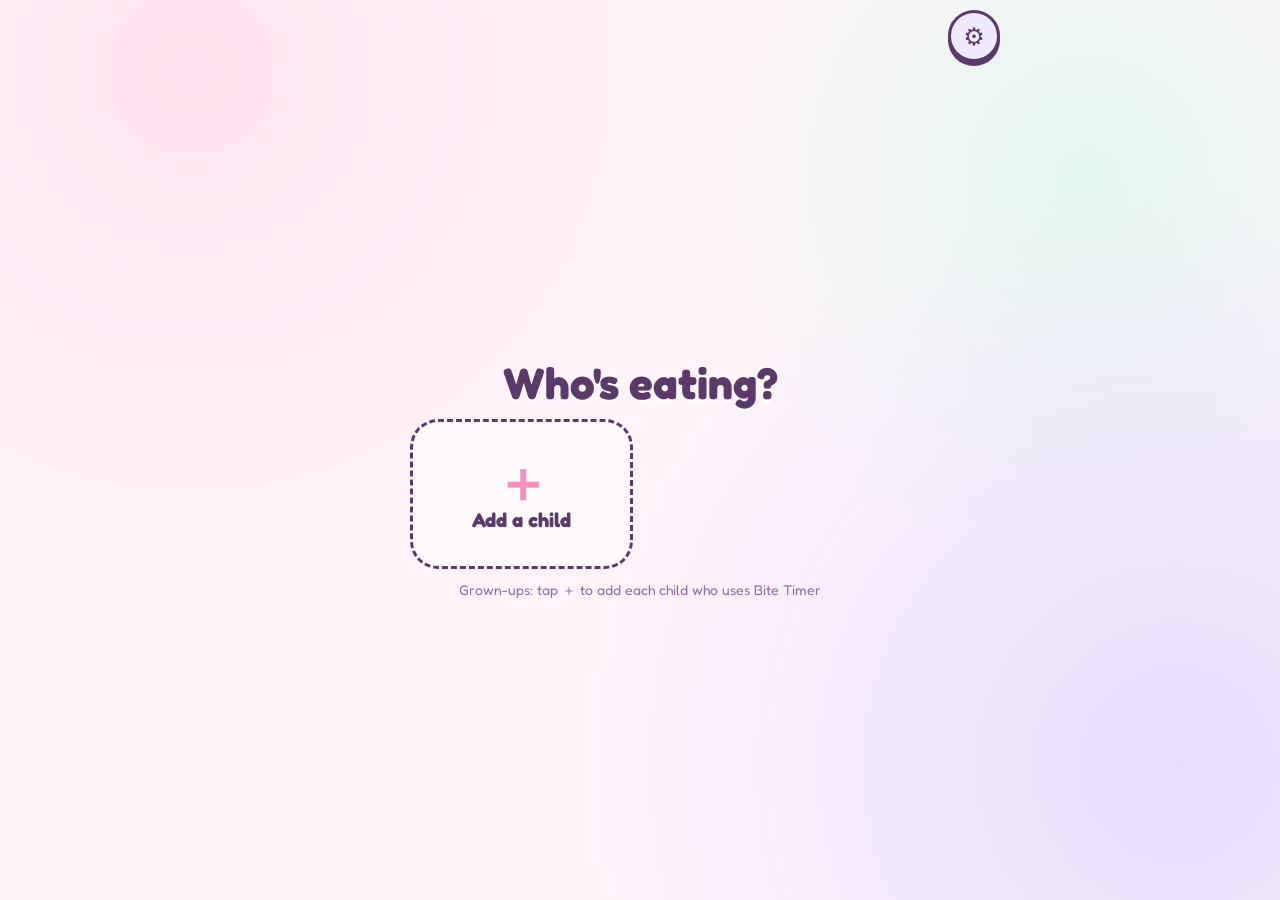
<file: index.html>
<!doctype html>
<html lang="en">
<head>
<meta charset="utf-8">
<meta name="viewport" content="width=device-width, initial-scale=1, viewport-fit=cover, user-scalable=no">
<title>Bite Timer</title>
<meta name="description" content="A cozy kawaii dinner helper: take a bite, decorate tonight's room.">
<meta name="theme-color" content="#FFE4EF">
<meta name="color-scheme" content="light">
<meta name="apple-mobile-web-app-capable" content="yes">
<meta name="mobile-web-app-capable" content="yes">
<meta name="apple-mobile-web-app-status-bar-style" content="default">
<meta name="apple-mobile-web-app-title" content="Bite Timer">
<link rel="manifest" href="manifest.webmanifest">
<link rel="icon" href="icons/icon.svg" type="image/svg+xml">
<link rel="apple-touch-icon" href="icons/icon-180.png">
<link rel="preconnect" href="https://fonts.googleapis.com">
<link rel="preconnect" href="https://fonts.gstatic.com" crossorigin>
<link rel="stylesheet" href="https://fonts.googleapis.com/css2?family=Fredoka:wght@400;500;600;700&display=swap">
<link rel="stylesheet" href="styles.css">
</head>
<body>
<div id="app">

  <!-- 0. Who's eating? (pick a child) -->
  <section class="screen" id="s-kids">
    <header class="bar">
      <span></span>
      <span></span>
      <button class="gear" data-gear type="button" aria-label="Grown-up settings (press and hold)">⚙️</button>
    </header>
    <h1 class="title">Who's eating?</h1>
    <div class="kids" id="kid-cards"></div>
    <p class="hint" id="kids-hint">Grown-ups: tap ＋ to add each child</p>
  </section>

  <!-- 1. Who's coming to dinner? -->
  <section class="screen" id="s-who">
    <header class="bar">
      <button class="pill" id="who-book" type="button">📖 My Rooms</button>
      <button class="pill kid-chip" id="who-kid" type="button"></button>
      <button class="gear" data-gear type="button" aria-label="Grown-up settings (press and hold)">⚙️</button>
    </header>
    <h1 class="title">Who's coming<br>to dinner?</h1>
    <div class="cards" id="who-cards"></div>
    <button class="pill soft" id="who-shuffle" type="button">🔀 Other friends</button>
    <p class="hint">Grown-ups: press and hold ⚙️ for settings</p>
  </section>

  <!-- 2. What color? -->
  <section class="screen" id="s-color">
    <header class="bar"><button class="pill" data-go="who" type="button">◀ Back</button></header>
    <h1 class="title">What color?</h1>
    <div class="preview" id="color-preview"></div>
    <div class="swatches" id="swatches"></div>
    <button class="pill soft" id="color-surprise" type="button">🌈 Surprise me!</button>
    <button class="big go" id="color-next" type="button">Next ▶</button>
  </section>

  <!-- 3. What's their name? -->
  <section class="screen" id="s-name">
    <header class="bar"><button class="pill" data-go="color" type="button">◀ Back</button></header>
    <h1 class="title">What's their name?</h1>
    <div class="preview small" id="name-preview"></div>
    <div class="chosen" id="name-chosen">?</div>
    <div class="chips" id="name-chips"></div>
    <div class="row">
      <button class="pill soft" id="name-more" type="button">🔀 More names</button>
      <button class="pill soft" id="name-own" type="button">✏️ My own name</button>
    </div>
    <button class="big go" id="name-go" type="button" disabled>Let's eat! 🍽️</button>
  </section>

  <!-- 4. Dinner -->
  <section class="screen" id="s-dinner">
    <header class="bar">
      <div class="stars" id="stars"><span>⭐</span><b id="bite-count">0</b></div>
      <div class="room-title" id="room-title"></div>
      <button class="pill done" id="all-done" type="button">All done 🎉</button>
    </header>
    <div class="dinner-main">
      <div class="stage" id="stage"></div>
      <div class="ring-wrap" id="ring-wrap">
        <svg class="ring" viewBox="0 0 200 200" aria-hidden="true">
          <defs>
            <linearGradient id="ring-grad" x1="0" y1="0" x2="1" y2="1">
              <stop offset="0" stop-color="#FFB7D5"/><stop offset=".5" stop-color="#CDB4F6"/><stop offset="1" stop-color="#A9EEC9"/>
            </linearGradient>
          </defs>
          <circle class="track" cx="100" cy="100" r="84"/>
          <circle class="prog" id="ring-prog" cx="100" cy="100" r="84"/>
        </svg>
        <div class="ring-center">
          <div class="ring-num" id="ring-num">15</div>
          <svg class="ring-face" id="ring-face" viewBox="-20 -10 40 20" aria-hidden="true"></svg>
        </div>
        <button class="bite" id="bite-btn" type="button" hidden>
          <span class="bite-ico">😋</span><span>I took a bite! ✨</span>
        </button>
      </div>
    </div>
    <footer class="grown">
      <div class="seg" id="dur-seg">
        <button data-dur="10" type="button">10s</button><button data-dur="15" type="button">15s</button><button data-dur="20" type="button">20s</button>
      </div>
      <button class="gbtn" id="pause-btn" type="button">⏸ Pause</button>
      <button class="gear small" data-gear type="button" aria-label="Grown-up settings (press and hold)">⚙️</button>
    </footer>
  </section>

  <!-- 5. All done -->
  <section class="screen" id="s-done">
    <h1 class="title" id="done-title">What a cozy dinner!</h1>
    <div class="stage framed" id="done-stage"></div>
    <p class="done-stars" id="done-stars"></p>
    <p class="hint">Saved in My Rooms 📖</p>
    <div class="row">
      <button class="big soft" id="done-book" type="button">📖 My Rooms</button>
      <button class="big go" id="done-home" type="button">🏠 Home</button>
    </div>
  </section>

  <!-- 6. My Rooms book -->
  <section class="screen" id="s-book">
    <header class="bar">
      <button class="pill" data-go="who" type="button">◀ Home</button>
      <h1 class="bar-title" id="book-title">My Rooms 📖</h1>
      <span></span>
    </header>
    <div class="book" id="book-grid"></div>
    <p class="empty" id="book-empty" hidden>Your rooms will live here!<br>Finish a dinner to save your first one. 🏠</p>
  </section>

  <!-- 7. Visiting a saved room -->
  <section class="screen" id="s-visit">
    <header class="bar">
      <button class="pill" data-go="book" type="button">◀ Back</button>
      <h1 class="bar-title" id="visit-title"></h1>
      <span></span>
    </header>
    <div class="stage framed" id="visit-stage"></div>
    <p class="done-stars" id="visit-meta"></p>
    <p class="hint">Tap anything to say hi! 💕</p>
  </section>
</div>

<!-- The child's own name: a big ABC board -->
<div class="sheet" id="letters" hidden>
  <div class="sheet-card kid">
    <div class="spell"><span id="spell-text"></span><button class="round" id="spell-say" type="button" aria-label="Say it">🔊</button></div>
    <div class="keys" id="keys"></div>
    <div class="row">
      <button class="pill soft" id="spell-cancel" type="button">✖ Close</button>
      <button class="big go" id="spell-done" type="button" disabled>✓ That's it!</button>
    </div>
  </div>
</div>

<!-- Add a child -->
<div class="sheet" id="addkid" hidden>
  <div class="sheet-card">
    <h2 class="sheet-title">Add a child</h2>
    <div class="ak-preview" id="ak-preview"></div>
    <label class="field">Name
      <input id="ak-name" maxlength="20" autocomplete="off" autocapitalize="words" placeholder="Their first name">
    </label>
    <div class="field">Favorite color
      <div class="swatches ak-colors" id="ak-colors"></div>
    </div>
    <div class="ask-btns">
      <button class="big go" id="ak-add" type="button" disabled>＋ Add</button>
      <button class="big soft" id="ak-cancel" type="button">Cancel</button>
    </div>
  </div>
</div>

<!-- Simple questions (resume, all done, delete) -->
<div class="sheet" id="ask" hidden>
  <div class="sheet-card">
    <div class="ask-art" id="ask-art"></div>
    <p class="ask-text" id="ask-text"></p>
    <div class="ask-btns" id="ask-btns"></div>
  </div>
</div>

<!-- Grown-up settings -->
<div class="sheet" id="grown" hidden>
  <div class="sheet-card grown-card">
    <h2>Grown-ups</h2>
    <div class="g-kids-sec">
      <div class="g-row"><b>Children</b><button class="gbtn" id="g-addkid" type="button">＋ Add a child</button></div>
      <div id="g-kids" class="g-kids"></div>
      <p class="small">Each child has their own rooms and timer length. Their name is used in cheers.</p>
    </div>
    <label class="tog"><input type="checkbox" id="g-sound"> Sounds</label>
    <div class="g-row"><button class="gbtn" id="g-soundcheck" type="button">🔔 Sound check</button></div>
    <p class="small" id="g-soundmsg" hidden></p>
    <label class="tog"><input type="checkbox" id="g-remind"> Gentle reminder chime if they wait</label>
    <label class="tog"><input type="checkbox" id="g-babble"> Creatures babble in their own cute voices</label>
    <label class="tog"><input type="checkbox" id="g-cue"> Also say "Bite time!" in the reading voice</label>
    <div class="g-sec">
      <label class="field">Reading voice (names and letters)
        <select id="g-voice"></select>
      </label>
      <label class="field">Voice pitch
        <input type="range" id="g-pitch" min="0.8" max="1.6" step="0.05">
      </label>
      <button class="gbtn" id="g-test" type="button">🔊 Test the voice</button>
      <p class="small"><b>iPhone tip:</b> nicer voices are a free download. Settings → Accessibility → Spoken Content → Voices → English, then download one marked <b>Enhanced</b> or <b>Premium</b> (try Ava or Zoe). If it shows up in the list above, pick it.</p>
    </div>
    <div class="g-sec">
      <div class="g-row"><span id="g-rooms-label">Rooms</span><button class="gbtn" id="g-manage" type="button">Manage</button></div>
      <div id="g-rooms" class="g-rooms" hidden></div>
    </div>
    <div class="g-sec">
      <div class="g-row"><span>Backup</span><span>
        <button class="gbtn" id="g-export" type="button">Save backup</button>
        <button class="gbtn" id="g-import" type="button">Load backup</button>
      </span></div>
      <input type="file" id="g-file" accept="application/json,.json" hidden>
      <p class="small">Rooms are saved only on this device. A backup file (everyone's rooms) lets you move them to a new phone.</p>
    </div>
    <details class="g-sec">
      <summary>Put Bite Timer on the home screen</summary>
      <p class="small"><b>iPhone / iPad:</b> open this page in Safari, tap the Share button, then <b>Add to Home Screen</b>.</p>
      <p class="small"><b>Android:</b> open it in Chrome, tap the ⋮ menu, then <b>Install app</b> (or <b>Add to Home screen</b>).</p>
      <p class="small">Installed, it opens full screen, works without Wi-Fi, and keeps the rooms safe.</p>
      <p class="small" id="g-installed"></p>
    </details>
    <button class="big go" id="g-close" type="button">Close</button>
  </div>
</div>

<div id="toast" class="toast" hidden></div>
<div id="fx" aria-hidden="true"></div>

<!-- core -->
<script src="js/core/util.js"></script>
<script src="js/core/art.js"></script>
<script src="js/core/registry.js"></script>
<!-- creatures: one file each -->
<script src="js/creatures/sloth.js"></script>
<script src="js/creatures/kitten.js"></script>
<script src="js/creatures/puppy.js"></script>
<script src="js/creatures/unicorn.js"></script>
<script src="js/creatures/bunny.js"></script>
<script src="js/creatures/panda.js"></script>
<script src="js/creatures/penguin.js"></script>
<script src="js/creatures/dragon.js"></script>
<!-- decorations that go anywhere -->
<script src="js/decor/shared.js"></script>
<script src="js/decor/furniture.js"></script>
<!-- homes (each with its own decorations): one file each -->
<script src="js/homes/treehouse.js"></script>
<script src="js/homes/livingroom.js"></script>
<script src="js/homes/bakery.js"></script>
<script src="js/homes/cove.js"></script>
<script src="js/homes/garden.js"></script>
<script src="js/homes/bamboo.js"></script>
<script src="js/homes/snow.js"></script>
<script src="js/homes/castle.js"></script>
<!-- app -->
<script src="js/names.js"></script>
<script src="js/scene.js"></script>
<script src="js/decorator.js"></script>
<script src="js/audio.js"></script>
<script src="js/fx.js"></script>
<script src="js/timer.js"></script>
<script src="js/store.js"></script>
<script src="js/main.js"></script>
</body>
</html>
</file>
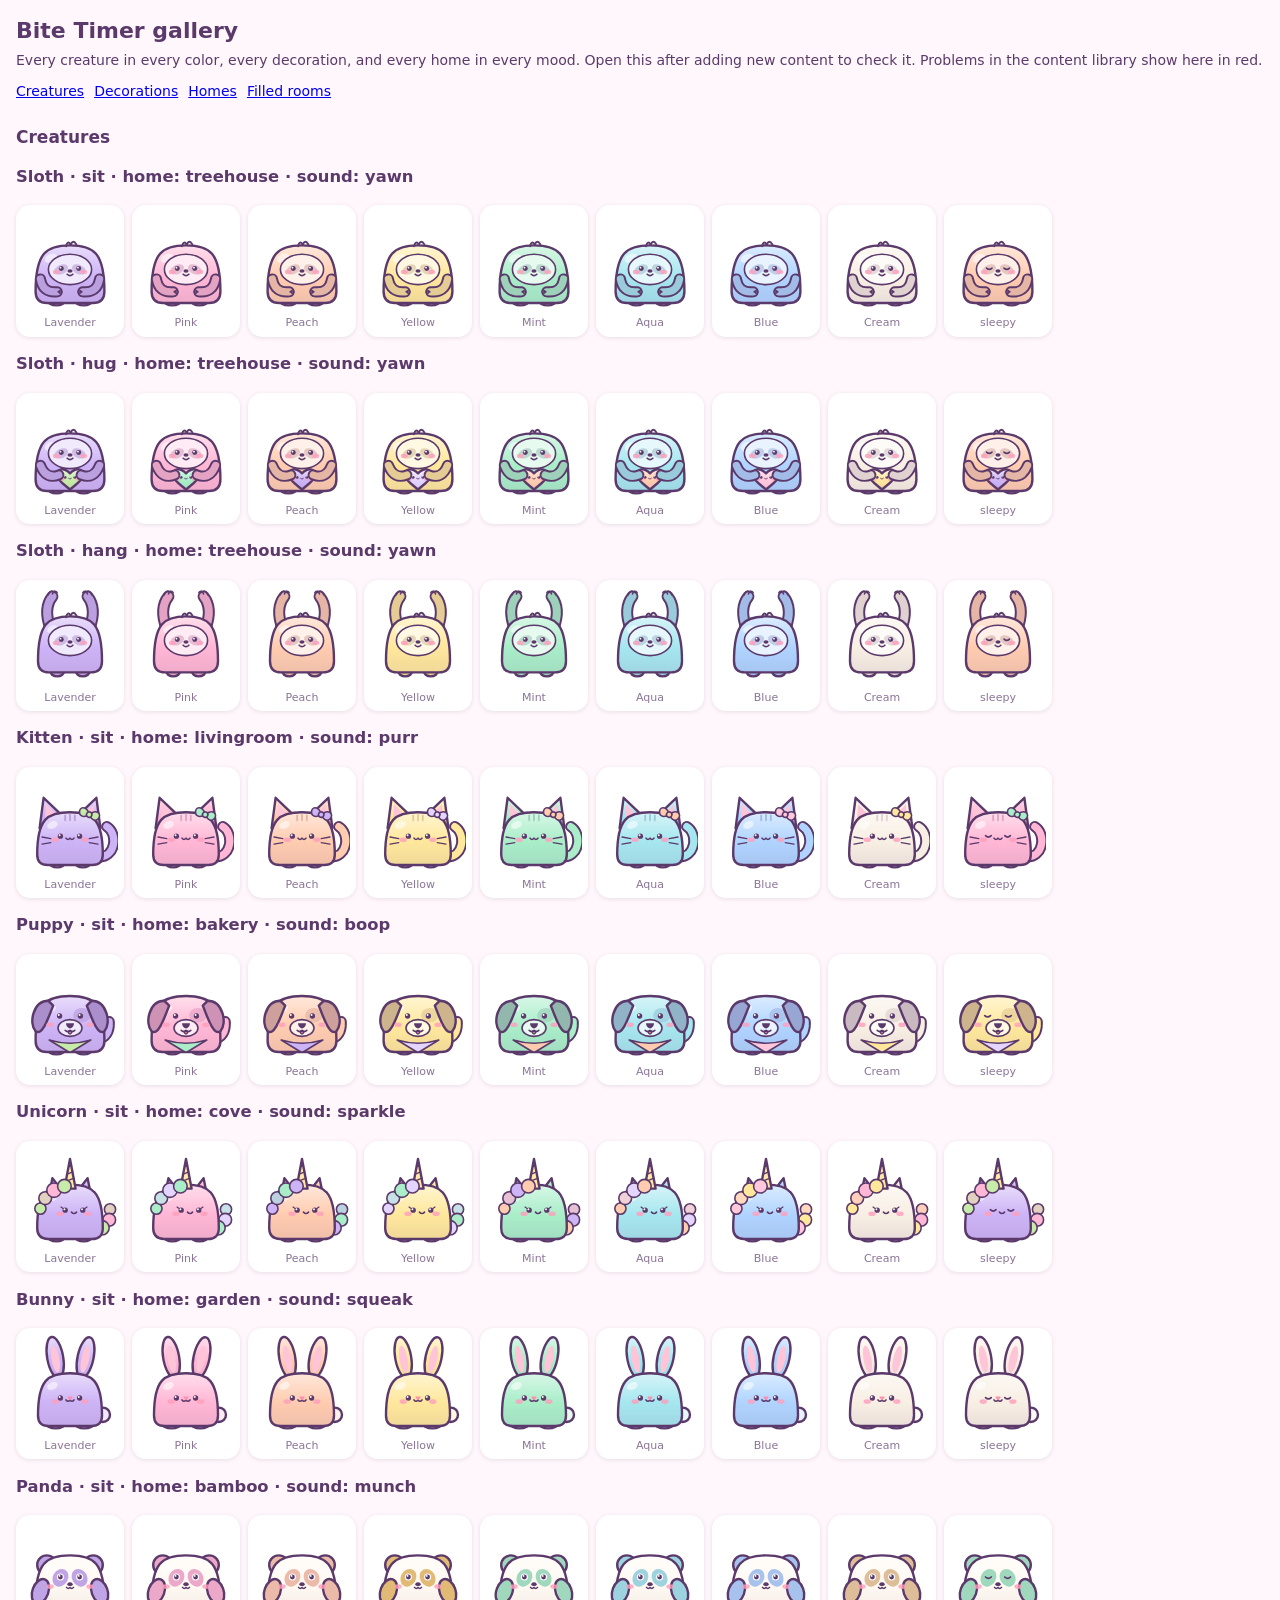
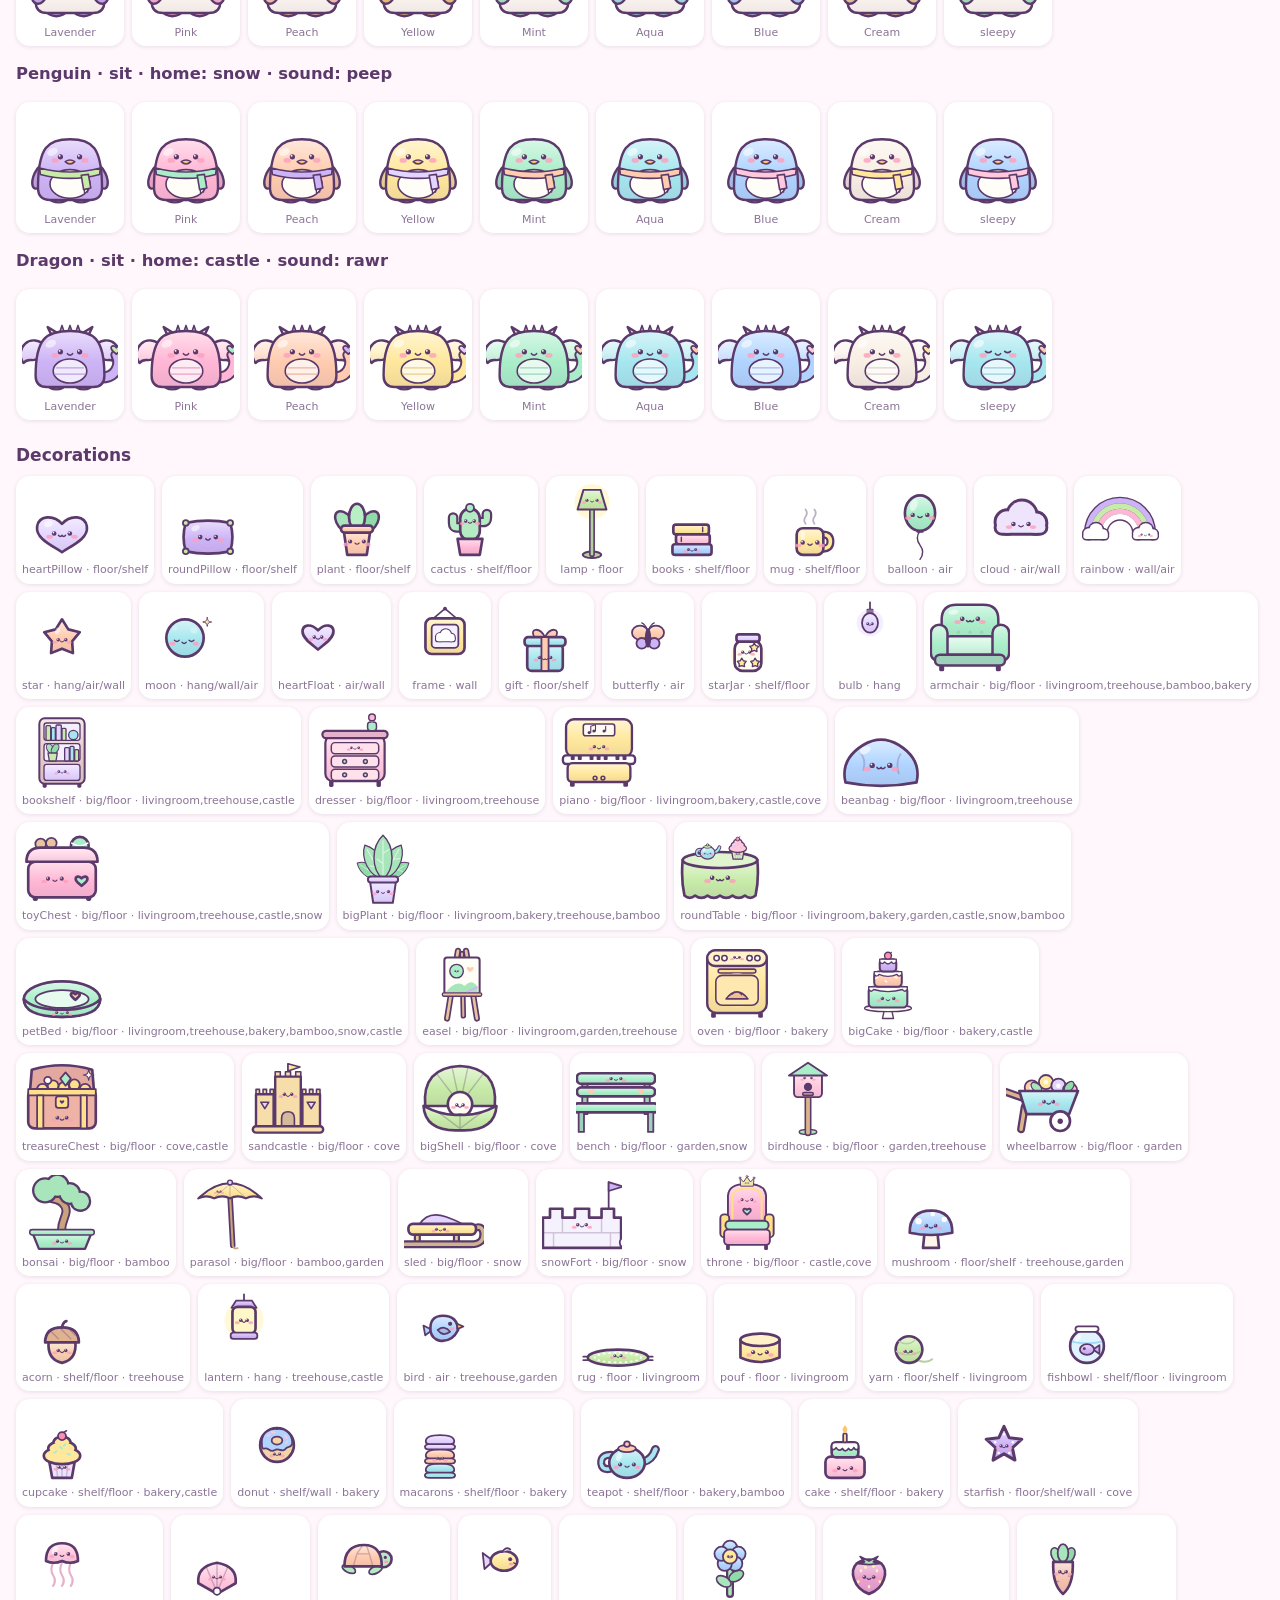
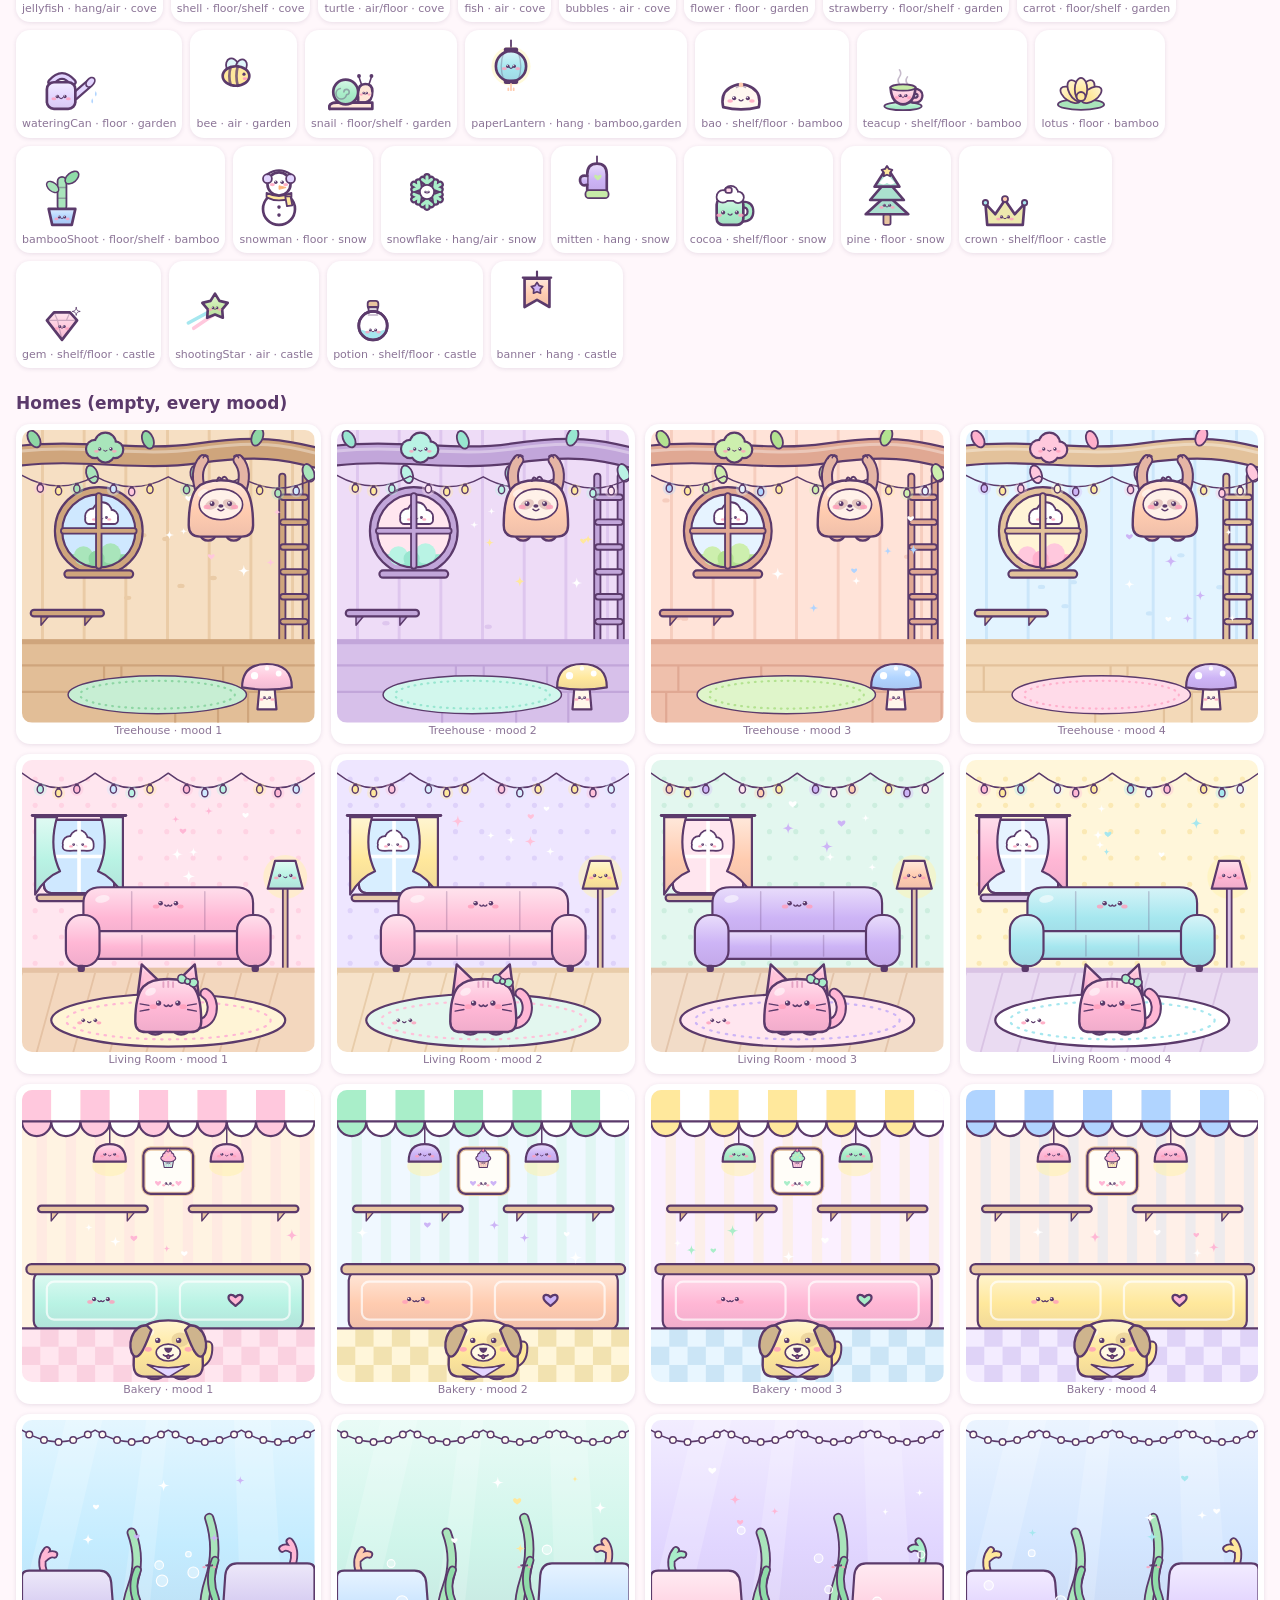
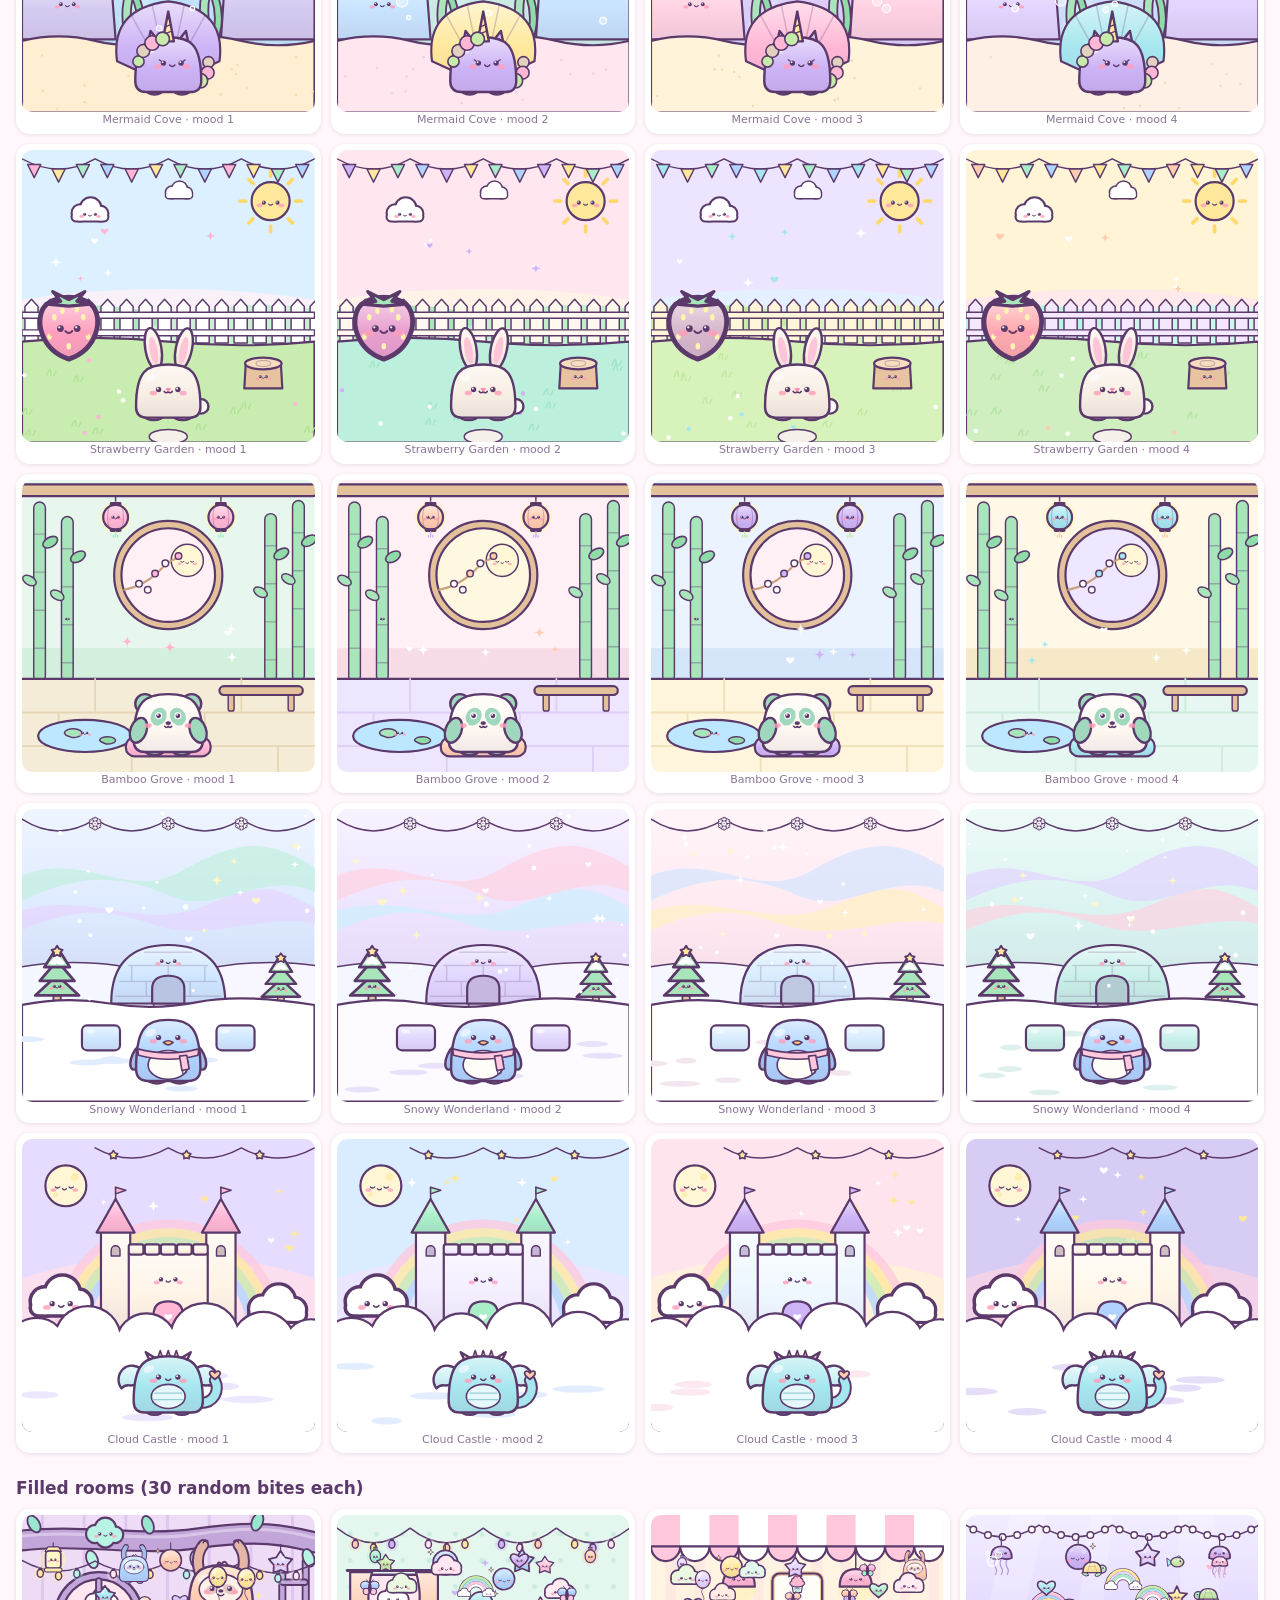
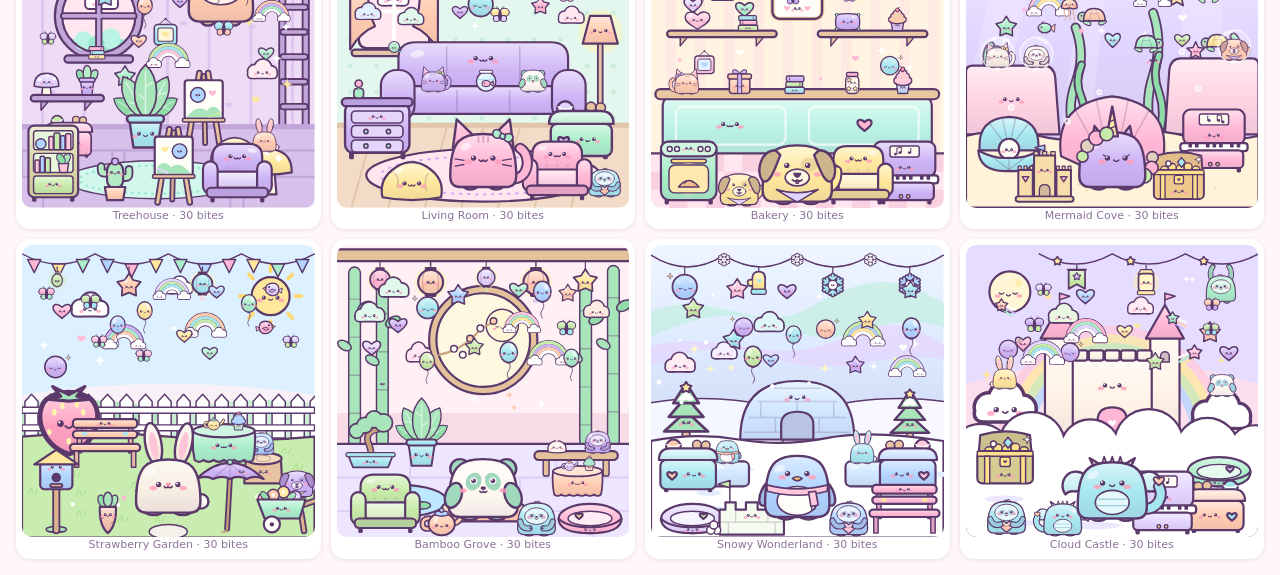
<file: tools/gallery.html>
<!doctype html>
<html lang="en">
<head>
<meta charset="utf-8">
<meta name="viewport" content="width=device-width, initial-scale=1">
<title>Bite Timer Gallery</title>
<style>
  :root { --bg: #FFF7FB; --ink: #5B3A6B; }
  body { margin: 0; padding: 16px; background: var(--bg); color: var(--ink); font: 14px/1.4 system-ui, sans-serif; }
  h1 { font-size: 22px; margin: 0 0 4px; }
  h2 { font-size: 17px; margin: 24px 0 8px; }
  p { margin: 0 0 12px; }
  .row { display: flex; flex-wrap: wrap; gap: 8px; align-items: flex-end; }
  .cell { background: #fff; border-radius: 14px; padding: 6px; text-align: center; box-shadow: 0 1px 4px #5b3a6b22; }
  .cell svg { display: block; }
  .cell small { display: block; font-size: 11px; opacity: .7; }
  .rooms { display: grid; grid-template-columns: repeat(auto-fill, minmax(260px, 1fr)); gap: 10px; }
  .rooms .cell svg { width: 100%; height: auto; border-radius: 10px; }
  nav a { margin-right: 10px; }
</style>
</head>
<body>
<h1>Bite Timer gallery</h1>
<p>Every creature in every color, every decoration, and every home in every mood. Open this after adding new content to check it. Problems in the content library show here in red.</p>
<nav><a href="#creatures">Creatures</a><a href="#decor">Decorations</a><a href="#homes">Homes</a><a href="#filled">Filled rooms</a></nav>
<div id="problems" style="color:#c03;white-space:pre-wrap"></div>
<h2 id="creatures">Creatures</h2><div id="c"></div>
<h2 id="decor">Decorations</h2><div id="d" class="row"></div>
<h2 id="homes">Homes (empty, every mood)</h2><div id="h" class="rooms"></div>
<h2 id="filled">Filled rooms (30 random bites each)</h2><div id="f" class="rooms"></div>

<script src="../js/core/util.js"></script>
<script src="../js/core/art.js"></script>
<script src="../js/core/registry.js"></script>
<script src="../js/creatures/sloth.js"></script>
<script src="../js/creatures/kitten.js"></script>
<script src="../js/creatures/puppy.js"></script>
<script src="../js/creatures/unicorn.js"></script>
<script src="../js/creatures/bunny.js"></script>
<script src="../js/creatures/panda.js"></script>
<script src="../js/creatures/penguin.js"></script>
<script src="../js/creatures/dragon.js"></script>
<script src="../js/decor/shared.js"></script>
<script src="../js/decor/furniture.js"></script>
<script src="../js/homes/treehouse.js"></script>
<script src="../js/homes/livingroom.js"></script>
<script src="../js/homes/bakery.js"></script>
<script src="../js/homes/cove.js"></script>
<script src="../js/homes/garden.js"></script>
<script src="../js/homes/bamboo.js"></script>
<script src="../js/homes/snow.js"></script>
<script src="../js/homes/castle.js"></script>
<script src="../js/scene.js"></script>
<script src="../js/decorator.js"></script>
<script>
(function () {
  const A = BT.art, $ = s => document.querySelector(s);
  const probs = BT.checkContent ? BT.checkContent() : [];
  $('#problems').textContent = probs.join('\n');

  const box = (inner, w, h, vb, label) => `<div class="cell"><svg width="${w}" height="${h}" viewBox="${vb}">${inner}</svg>${label ? `<small>${label}</small>` : ''}</div>`;

  // Creatures: each pose, in all 8 colors.
  let html = '';
  for (const c of Object.values(BT.creatures)) {
    for (const [pose, def] of Object.entries(c.poses)) {
      const hang = def.anchors.includes('hang');
      html += `<h3>${c.label} · ${pose} · home: ${c.home} · sound: ${c.sound}</h3><div class="row">`;
      for (const col of A.COLORS) {
        const p = A.pack(col.hex);
        html += box(def.draw(p), 96, 104, hang ? '-60 -10 120 130' : '-60 -108 120 116', col.label);
      }
      const ps = A.pack(c.color ? A.color(c.color) : A.COLORS[0].hex); ps.sleepy = true;
      html += box(def.draw(ps), 96, 104, hang ? '-60 -10 120 130' : '-60 -108 120 116', 'sleepy');
      html += '</div>';
    }
  }
  $('#c').innerHTML = html;

  // Decorations, drawn around their own origin.
  html = '';
  for (const d of Object.values(BT.decor)) {
    const p = A.pack(A.DECOR[Math.floor(Math.random() * A.DECOR.length)]);
    const S = Math.max(90, d.h + 14); const vb = d.origin === 'bottom' ? `${-S / 2} ${-S + 8} ${S} ${S}` : d.origin === 'top' ? `${-S / 2} -5 ${S} ${S}` : `${-S / 2} ${-S / 2} ${S} ${S}`;
    html += box(d.draw(p), 80, 80, vb, `${d.id} · ${d.anchors.join('/')}${d.homes ? ' · ' + d.homes.join(',') : ''}`);
  }
  $('#d').innerHTML = html;

  // Homes in every mood, plus a filled example of each.
  if (BT.scene && BT.decorator) {
    html = '';
    let fhtml = '';
    for (const h of Object.values(BT.homes)) {
      const cr = Object.values(BT.creatures).find(c => c.home === h.id);
      h.moods.forEach((m, i) => {
        const room = BT.decorator.newRoom({ creature: cr ? cr.id : 'sloth', color: cr ? cr.color : 'pink', name: 'Mochi', mood: i });
        html += `<div class="cell">${BT.scene.svg(room)}<small>${h.label} · mood ${i + 1}</small></div>`;
      });
      const room = BT.decorator.newRoom({ creature: cr ? cr.id : 'sloth', color: cr ? cr.color : 'pink', name: 'Mochi' });
      for (let b = 1; b <= 30; b++) { room.bites = b; BT.decorator.reward(room); }
      fhtml += `<div class="cell">${BT.scene.svg(room)}<small>${h.label} · 30 bites</small></div>`;
    }
    $('#h').innerHTML = html;
    $('#f').innerHTML = fhtml;
  }
})();
</script>
</body>
</html>
</file>
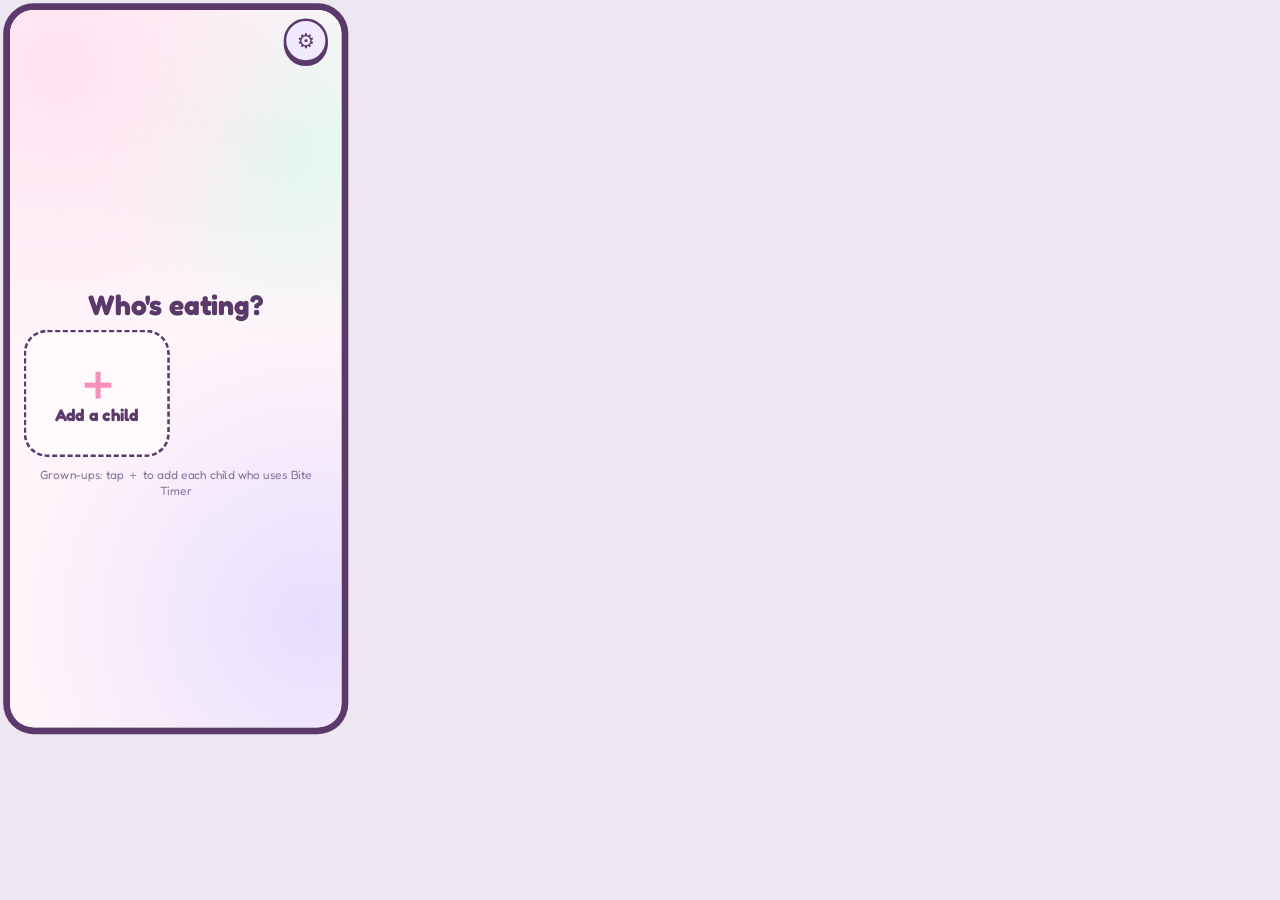
<file: tools/phone.html>
<!doctype html>
<html lang="en">
<head>
<meta charset="utf-8">
<title>Bite Timer Phone Preview</title>
<style>
  body { margin: 0; padding: 10px; background: #EDE7F2; font: 13px system-ui, sans-serif; color: #5B3A6B; }
  .wrap { display: flex; gap: 16px; align-items: flex-start; flex-wrap: wrap; }
  .dev { flex: none; position: relative; }
  .dev iframe { border: 0; border-radius: 28px; box-shadow: 0 0 0 8px #5B3A6B; background: #fff; transform-origin: top left; }
  .dev small { display: block; margin-top: 4px; }
</style>
</head>
<body>
<!-- Shows the app in phone-sized frames: ?sizes=390x844,844x390&s=0.85&q=fast=1 -->
<div class="wrap" id="wrap"></div>
<script>
  const qs = new URLSearchParams(location.search);
  const sizes = (qs.get('sizes') || '390x844').split(',').map(s => s.split('x').map(Number));
  const scale = Number(qs.get('s') || 0.85);
  const query = qs.get('q') || 'fast=1&nosw=1';
  const wrap = document.getElementById('wrap');
  sizes.forEach(([w, h], i) => {
    const d = document.createElement('div');
    d.className = 'dev';
    d.style.width = (w * scale + 16) + 'px';
    d.style.height = (h * scale + 30) + 'px';
    d.innerHTML = `<iframe id="f${i}" src="../index.html?${query}" width="${w}" height="${h}" style="transform:scale(${scale})"></iframe>`;
    wrap.appendChild(d);
  });
</script>
</body>
</html>
</file>
<file: styles.css>
/* Bite Timer: pastel kawaii styles. Phone-first, portrait; the room moves beside the
   timer in landscape. Always light: it's a cotton-candy app. */
:root {
  --ink: #5B3A6B;
  --ink2: #8C6E9C;
  --bg: #FFF4FA;
  --bg2: #F1EAFF;
  --pink: #FFB7D5;
  --pink2: #F58FBC;
  --lav: #CDB4F6;
  --mint: #A9EEC9;
  --sky: #B0D4FF;
  --butter: #FFE89C;
  --peach: #FFCCB0;
  --safe-t: env(safe-area-inset-top, 0px);
  --safe-b: env(safe-area-inset-bottom, 0px);
  --safe-l: env(safe-area-inset-left, 0px);
  --safe-r: env(safe-area-inset-right, 0px);
  color-scheme: light;
}
* { box-sizing: border-box; -webkit-tap-highlight-color: transparent; }
html, body { margin: 0; height: 100%; }
body {
  font-family: 'Fredoka', 'Nunito', 'Arial Rounded MT Bold', 'Varela Round', system-ui, sans-serif;
  color: var(--ink);
  background:
    radial-gradient(circle at 15% 8%, #FFE3F0 0, transparent 38%),
    radial-gradient(circle at 92% 85%, #E7DEFF 0, transparent 42%),
    radial-gradient(circle at 85% 20%, #E2F7EE 0, transparent 30%),
    var(--bg);
  overscroll-behavior: none;
  touch-action: manipulation;
  user-select: none;
  -webkit-user-select: none;
  -webkit-touch-callout: none;
}
button { font: inherit; color: inherit; cursor: pointer; }
button:focus-visible { outline: 4px solid var(--lav); outline-offset: 3px; }

/* ---------- screens ---------- */
.screen {
  position: fixed; inset: 0;
  display: none; flex-direction: column; align-items: center; gap: 12px;
  padding: calc(var(--safe-t) + 10px) calc(var(--safe-r) + 16px) calc(var(--safe-b) + 14px) calc(var(--safe-l) + 16px);
  overflow-y: auto; overflow-x: hidden;
}
.screen.on { display: flex; animation: screenIn .35s ease-out; }
/* center each screen's content in the space below its top bar */
.screen > .bar + * { margin-top: auto; }
.screen > :last-child { margin-bottom: auto; }
#s-book > .book { margin-top: 0; }
@keyframes screenIn { from { opacity: 0; transform: translateY(10px); } }

.bar { width: 100%; max-width: 720px; display: grid; grid-template-columns: auto 1fr auto; align-items: center; gap: 8px; min-height: 52px; flex: none; }
.title { margin: 2px 0 0; font-size: clamp(30px, 8.5vw, 44px); font-weight: 700; text-align: center; line-height: 1.05; text-shadow: 0 3px 0 #fff; }
.bar-title { margin: 0; font-size: clamp(18px, 5vw, 24px); text-align: center; font-weight: 700; line-height: 1.1; }
.hint { margin: 0; font-size: 14px; color: var(--ink2); text-align: center; }
.row { display: flex; gap: 12px; flex-wrap: wrap; justify-content: center; }

/* ---------- squishy buttons ---------- */
.pill, .big, .gbtn, .round, .gear, .card, .chip, .sw, .key, .bcard {
  border: 3px solid var(--ink); background: #fff; box-shadow: 0 4px 0 var(--ink);
  transition: transform .08s, box-shadow .08s;
}
.pill:active, .big:active, .gbtn:active, .round:active, .gear:active, .card:active, .chip:active, .key:active, .bcard:active {
  transform: translateY(3px); box-shadow: 0 1px 0 var(--ink);
}
.pill { border-radius: 999px; font-size: 18px; font-weight: 600; padding: 8px 16px; min-height: 48px; }
.pill.soft, .big.soft { background: var(--bg2); }
.big { border-radius: 999px; font-size: 26px; font-weight: 700; padding: 12px 30px; min-height: 72px; min-width: 210px; }
.big.go { background: linear-gradient(180deg, #FFDDEB, var(--pink)); }
.big:disabled { opacity: .45; transform: none; box-shadow: 0 4px 0 var(--ink); cursor: default; }
.gbtn { border-radius: 999px; font-size: 15px; font-weight: 600; padding: 6px 14px; min-height: 40px; border-width: 2px; box-shadow: 0 3px 0 var(--ink); }
.round { border-radius: 50%; width: 56px; height: 56px; font-size: 26px; padding: 0; flex: none; }
.gear { border-radius: 50%; width: 52px; height: 52px; font-size: 24px; padding: 0; background: var(--bg2); }
.gear.small { width: 42px; height: 42px; font-size: 19px; border-width: 2px; box-shadow: 0 3px 0 var(--ink); }
.gear.holding { animation: hold .65s linear forwards; }
@keyframes hold { to { box-shadow: 0 0 0 9px var(--pink), 0 4px 0 9px var(--ink); transform: scale(1.1); } }

.squish { animation: uiSquish .45s cubic-bezier(.3, 1.6, .5, 1); }
@keyframes uiSquish { 30% { transform: scale(1.18, .84); } 60% { transform: scale(.93, 1.08); } }

/* ---------- 0. who's eating (children) ---------- */
.kids { display: grid; grid-template-columns: repeat(2, minmax(0, 1fr)); gap: 14px; width: 100%; max-width: 460px; }
.kid { border: 3px solid var(--ink); border-radius: 28px; box-shadow: 0 5px 0 var(--ink); padding: 6px 6px 10px; display: flex; flex-direction: column; align-items: center; justify-content: center; gap: 0; min-height: 150px; transition: transform .08s, box-shadow .08s; }
.kid:active { transform: translateY(3px); box-shadow: 0 2px 0 var(--ink); }
.kid svg { width: 100%; max-width: 130px; height: auto; aspect-ratio: 148 / 134; }
.kid b { font-size: 26px; line-height: 1.1; max-width: 100%; overflow: hidden; text-overflow: ellipsis; white-space: nowrap; }
.kid small { font-size: 14px; color: var(--ink2); }
.kid.add { background: rgba(255, 255, 255, .6); border-style: dashed; box-shadow: none; }
.kid.add .plus { font-size: 56px; line-height: 1; font-weight: 700; color: var(--pink2); }
.kid.add b { font-size: 20px; }
.kid-chip { justify-self: center; max-width: 100%; overflow: hidden; text-overflow: ellipsis; white-space: nowrap; background: var(--butter); font-size: 17px; }

/* add-a-child sheet */
#addkid { z-index: 45; }
#ask { z-index: 46; }
.sheet-title { margin: 0; text-align: center; font-size: 26px; }
.ak-preview { display: flex; justify-content: center; }
.ak-preview svg { width: 130px; height: auto; }
.ak-colors { grid-template-columns: repeat(4, 54px); gap: 10px; justify-content: center; margin-top: 6px; }
.ak-colors .sw { width: 54px; height: 54px; }

/* ---------- 1. who's coming ---------- */
.cards { display: grid; grid-template-columns: repeat(2, minmax(0, 1fr)); gap: 14px; width: 100%; max-width: 460px; }
.card { border-radius: 28px; box-shadow: 0 5px 0 var(--ink); padding: 6px 6px 10px; display: flex; flex-direction: column; align-items: center; gap: 0; }
.card svg { width: 100%; max-width: 150px; height: auto; aspect-ratio: 148 / 134; }
.card b { font-size: 24px; line-height: 1.1; }
.card small { font-size: 14px; color: var(--ink2); }
#who-shuffle { margin-top: 2px; }

/* ---------- 2. color ---------- */
.preview { width: min(58vw, 30dvh, 250px); aspect-ratio: 148 / 134; flex: none; }
.preview svg { width: 100%; height: 100%; display: block; }
.preview.small { width: min(40vw, 20dvh, 170px); }
.swatches { display: grid; grid-template-columns: repeat(4, 64px); gap: 14px; }
.sw { width: 64px; height: 64px; border-radius: 50%; padding: 0; }
.sw.on { transform: scale(1.12); box-shadow: 0 0 0 5px #fff, 0 0 0 9px var(--ink); }

/* ---------- 3. name ---------- */
.chosen { font-size: clamp(34px, 10vw, 50px); font-weight: 700; line-height: 1.1; min-height: 1.1em; color: var(--pink2); text-shadow: 0 3px 0 #fff; text-align: center; }
.chips { display: grid; grid-template-columns: repeat(2, minmax(0, 1fr)); gap: 10px; width: 100%; max-width: 420px; }
.chip { border-radius: 22px; font-size: 22px; font-weight: 600; min-height: 60px; padding: 4px 8px; }
.chip.on { background: var(--butter); }

/* ---------- 4. dinner ---------- */
#s-dinner { gap: 8px; padding-bottom: calc(var(--safe-b) + 8px); --ring: clamp(150px, min(30dvh, calc(100dvh - min(100vw - 24px, 640px) - 148px - var(--safe-t) - var(--safe-b))), 260px); }
.stars { display: flex; align-items: center; gap: 4px; font-size: 24px; background: #fff; border: 3px solid var(--ink); border-radius: 999px; padding: 2px 14px 2px 10px; min-height: 48px; box-shadow: 0 4px 0 var(--ink); }
.stars b { font-size: 26px; min-width: 1ch; text-align: center; }
.room-title { text-align: center; font-weight: 700; font-size: clamp(15px, 4.4vw, 24px); line-height: 1.1; overflow: hidden; display: -webkit-box; -webkit-line-clamp: 2; -webkit-box-orient: vertical; }
.pill.done { background: var(--mint); font-size: 16px; padding: 6px 12px; }
.dinner-main { flex: 1; width: 100%; display: flex; flex-direction: column; align-items: center; justify-content: center; gap: 12px; min-height: 0; }
.stage {
  --sz: min(calc(100vw - 24px - var(--safe-l) - var(--safe-r)), calc(100dvh - 148px - var(--ring, 0px) - var(--safe-t) - var(--safe-b)), 640px);
  width: var(--sz); height: var(--sz); flex: none;
  border: 4px solid var(--ink); border-radius: 32px; overflow: hidden; background: #fff; box-shadow: 0 6px 0 var(--ink);
}
.stage svg { width: 100%; height: 100%; display: block; }
.ring-wrap { position: relative; width: var(--ring); height: var(--ring); flex: none; }
.ring { width: 100%; height: 100%; transform: rotate(-90deg); filter: drop-shadow(0 0 10px rgba(255, 170, 210, .85)); overflow: visible; }
.ring .track { fill: #fff; stroke: #F4E9F8; stroke-width: 20; }
.ring .prog { fill: none; stroke: url(#ring-grad); stroke-width: 20; stroke-linecap: round; }
.ring-center { position: absolute; inset: 0; display: flex; flex-direction: column; align-items: center; justify-content: center; pointer-events: none; }
.ring-num { font-size: calc(var(--ring) * .3); font-weight: 700; line-height: 1; }
.ring-face { width: calc(var(--ring) * .3); height: auto; }
.ring-wrap.near .ring { animation: ringPulse 1s ease-in-out infinite; }
@keyframes ringPulse { 50% { filter: drop-shadow(0 0 24px rgba(205, 180, 246, 1)); transform: rotate(-90deg) scale(1.04); } }
.ring-wrap.paused .ring, .ring-wrap.paused .ring-center { opacity: .5; }

.bite {
  position: absolute; left: 50%; top: 50%; transform: translate(-50%, -50%); z-index: 5;
  width: min(calc(100vw - 32px), 360px); min-height: 120px; padding: 10px 18px;
  border: 4px solid var(--ink); border-radius: 40px;
  background: linear-gradient(180deg, #FFE6F1, var(--pink) 60%, var(--pink2));
  box-shadow: 0 7px 0 var(--ink), 0 0 0 10px rgba(255, 255, 255, .7), 0 0 44px 14px rgba(255, 183, 213, .95);
  font-size: clamp(24px, 7.5vw, 32px); font-weight: 700;
  display: flex; align-items: center; justify-content: center; gap: 10px;
}
.bite[hidden] { display: none; }
.bite:active { box-shadow: 0 2px 0 var(--ink), 0 0 0 10px rgba(255, 255, 255, .7); }
.bite-ico { font-size: 1.4em; }
.bite.show { animation: biteIn .6s cubic-bezier(.34, 1.56, .64, 1) both, biteBob 1.6s ease-in-out .6s infinite; }
.bite.wiggle { animation: biteWiggle .7s ease-in-out, biteBob 1.6s ease-in-out .7s infinite; }
@keyframes biteIn { from { transform: translate(-50%, -50%) scale(.2); opacity: 0; } }
@keyframes biteBob { 50% { transform: translate(-50%, -50%) scale(1.05, .96); } }
@keyframes biteWiggle {
  20% { transform: translate(-50%, -50%) rotate(-6deg) scale(1.08); }
  40% { transform: translate(-50%, -50%) rotate(5deg); }
  60% { transform: translate(-50%, -50%) rotate(-3deg); }
  80% { transform: translate(-50%, -50%) rotate(2deg); }
}

/* grown-up controls: small and quiet */
.grown { display: flex; gap: 8px; align-items: center; justify-content: center; opacity: .85; flex: none; }
.seg { display: flex; border: 2px solid var(--ink); border-radius: 999px; overflow: hidden; background: #fff; }
.seg button { border: 0; background: transparent; padding: 6px 12px; min-height: 40px; font-size: 15px; font-weight: 600; }
.seg button + button { border-left: 2px solid var(--ink); }
.seg button.on { background: var(--lav); }

/* landscape: room beside the timer */
@media (orientation: landscape) and (min-width: 560px) {
  .dinner-main { flex-direction: row; gap: 28px; }
  #s-dinner { --ring: clamp(150px, min(26vw, 42dvh), 260px); }
  .stage { --sz: min(calc(100dvh - 128px - var(--safe-t) - var(--safe-b)), calc(100vw - 360px), 640px); }
  .bite { width: min(36vw, 320px); }
  .stage.framed { --sz: min(calc(100dvh - 210px), calc(100vw - 32px), 620px); }
}

/* ---------- 5-7. done, book, visit ---------- */
.stage.framed { --sz: min(calc(100vw - 32px), calc(100dvh - 300px), 620px); }
.done-stars { font-size: 26px; font-weight: 700; margin: 0; text-align: center; }
.book { display: grid; grid-template-columns: repeat(auto-fill, minmax(150px, 1fr)); gap: 14px; width: 100%; max-width: 900px; padding-bottom: 20px; }
.bcard { border-radius: 24px; box-shadow: 0 5px 0 var(--ink); padding: 8px; display: flex; flex-direction: column; gap: 4px; text-align: center; }
.bcard img { width: 100%; aspect-ratio: 1; border-radius: 16px; border: 2px solid var(--ink); background: #F6EEF9; display: block; }
.bcard b { font-size: 16px; line-height: 1.15; }
.bcard small { font-size: 13px; color: var(--ink2); }
.empty { font-size: 22px; text-align: center; color: var(--ink2); margin-top: 40px; line-height: 1.4; }

/* ---------- the room (SVG) ---------- */
.room .tw, .room .pop, .room .idle { transform-box: fill-box; }
.room .tw, .room .pop, .room .idle { transform-origin: 50% 100%; }
.room .a-hang .tw, .room .a-hang .pop, .room .a-hang .idle { transform-origin: 50% 0%; }
.room .a-air .tw, .room .a-air .pop, .room .a-air .idle,
.room .a-wall .tw, .room .a-wall .pop, .room .a-wall .idle { transform-origin: 50% 50%; }
.room .item, .room .furn { cursor: pointer; }
.room .popping .pop { animation: popIn .75s cubic-bezier(.34, 1.56, .64, 1) both; }
@keyframes popIn { 0% { transform: scale(0); } 55% { transform: scale(1.18, .88); } 75% { transform: scale(.94, 1.06); } 100% { transform: scale(1); } }
.room .leaving .pop { animation: floatAway 1.2s ease-in forwards; }
@keyframes floatAway { to { transform: translateY(-140px) scale(.5); opacity: 0; } }
.room .breathe { animation: breathe 3.2s ease-in-out infinite; }
@keyframes breathe { 50% { transform: scale(1.035, .97); } }
.room .sway { animation: sway 3.8s ease-in-out infinite; }
@keyframes sway { 0%, 100% { transform: rotate(-4deg); } 50% { transform: rotate(4deg); } }
.room .float { animation: floaty 4.5s ease-in-out infinite; }
@keyframes floaty { 50% { transform: translateY(-6px); } }
.room .twinkle { animation: twinkle 2.6s ease-in-out infinite; }
@keyframes twinkle { 50% { opacity: .3; } }
.room .rise { animation: rise 6s linear infinite; }
@keyframes rise { 0% { transform: translateY(0); opacity: 0; } 15% { opacity: 1; } 100% { transform: translateY(-170px); opacity: 0; } }
.room .fall { animation: fall 8s linear infinite; }
@keyframes fall { 0% { transform: translateY(-40px); opacity: 0; } 10% { opacity: 1; } 100% { transform: translateY(140px); opacity: 0; } }
.room .tw.squish { animation: roomSquish .55s cubic-bezier(.3, 1.6, .5, 1); }
@keyframes roomSquish { 0% { transform: scale(1); } 25% { transform: scale(1.2, .8); } 50% { transform: scale(.88, 1.14); } 75% { transform: scale(1.05, .96); } 100% { transform: scale(1); } }
.room.still * { animation: none !important; }

/* ---------- effects layer ---------- */
#fx { position: fixed; inset: 0; pointer-events: none; z-index: 50; overflow: hidden; }
.fxp { position: absolute; will-change: transform, opacity; }
.fxp svg { display: block; overflow: visible; }
.banner {
  position: absolute; left: 50%; top: 40%; width: max-content; max-width: calc(100vw - 32px);
  background: #fff; border: 4px solid var(--ink); border-radius: 30px; box-shadow: 0 6px 0 var(--ink);
  padding: 14px 24px; font-size: clamp(24px, 7vw, 36px); font-weight: 700; text-align: center; line-height: 1.15;
}

/* ---------- sheets (letter board, questions, grown-ups) ---------- */
.sheet { position: fixed; inset: 0; z-index: 40; background: rgba(91, 58, 107, .38); display: flex; align-items: center; justify-content: center; padding: calc(var(--safe-t) + 16px) 16px calc(var(--safe-b) + 16px); }
.sheet[hidden] { display: none; }
.sheet-card { background: #FFF9FC; border: 4px solid var(--ink); border-radius: 32px; box-shadow: 0 8px 0 var(--ink); padding: 18px; width: 100%; max-width: 460px; max-height: 100%; overflow-y: auto; display: flex; flex-direction: column; gap: 12px; animation: sheetIn .35s cubic-bezier(.34, 1.56, .64, 1); }
@keyframes sheetIn { from { transform: scale(.85); opacity: 0; } }
.spell { display: flex; align-items: center; gap: 10px; justify-content: center; }
#spell-text { font-size: clamp(32px, 10vw, 46px); font-weight: 700; min-height: 1.2em; min-width: 4ch; text-align: center; border-bottom: 4px dashed var(--lav); color: var(--pink2); line-height: 1.2; }
.keys { display: grid; grid-template-columns: repeat(6, 1fr); gap: 7px; }
.key { min-height: 56px; font-size: 26px; font-weight: 700; border-radius: 16px; padding: 0; box-shadow: 0 3px 0 var(--ink); }
.key.del { background: var(--peach) !important; grid-column: span 2; }
.ask-text { font-size: 26px; font-weight: 600; text-align: center; margin: 0; line-height: 1.2; }
.ask-art { display: flex; justify-content: center; }
.ask-art:empty { display: none; }
.ask-art svg { width: 140px; height: auto; }
.ask-btns { display: flex; flex-direction: column; gap: 12px; align-items: stretch; }

.grown-card { font-size: 16px; }
.grown-card h2 { margin: 0; font-size: 26px; }
.field { display: flex; flex-direction: column; gap: 6px; font-weight: 600; }
.field input { font: inherit; font-size: 20px; padding: 10px 14px; border: 3px solid var(--ink); border-radius: 16px; background: #fff; color: var(--ink); user-select: text; -webkit-user-select: text; }
.field select { font: inherit; font-size: 17px; padding: 8px 10px; border: 3px solid var(--ink); border-radius: 14px; background: #fff; color: var(--ink); max-width: 100%; }
.field input[type="range"] { accent-color: #E58AB5; width: 100%; height: 32px; }
.g-sec .field + .field { margin-top: 10px; }
.g-sec .gbtn { margin-top: 8px; }
.tog { display: flex; align-items: center; gap: 10px; min-height: 40px; }
.tog input { width: 26px; height: 26px; accent-color: #E58AB5; flex: none; }
.g-sec { border-top: 2px dashed #E6D6EE; padding-top: 10px; }
.g-row { display: flex; align-items: center; justify-content: space-between; gap: 8px; flex-wrap: wrap; }
.small { font-size: 14px; color: var(--ink2); margin: 6px 0 0; line-height: 1.35; }
.g-kids { display: flex; flex-direction: column; gap: 8px; margin: 8px 0 2px; }
.g-kid { display: flex; align-items: center; gap: 8px; }
.g-kid .dot { width: 26px; height: 26px; border-radius: 50%; border: 2px solid var(--ink); flex: none; }
.g-kid input { flex: 1; min-width: 0; font: inherit; font-size: 17px; padding: 6px 10px; border: 2px solid var(--ink); border-radius: 12px; background: #fff; color: var(--ink); user-select: text; -webkit-user-select: text; }
.g-kid small { color: var(--ink2); white-space: nowrap; }
.gbtn:disabled { opacity: .45; }
.g-rooms { display: flex; flex-direction: column; gap: 8px; margin-top: 10px; max-height: 260px; overflow-y: auto; }
.g-room { display: flex; align-items: center; gap: 8px; }
.g-room span { flex: 1; font-size: 15px; line-height: 1.2; }
.g-room small { color: var(--ink2); }
summary { font-weight: 600; cursor: pointer; min-height: 32px; }

.toast { position: fixed; left: 50%; bottom: calc(var(--safe-b) + 24px); transform: translateX(-50%); z-index: 60; background: var(--ink); color: #fff; padding: 10px 18px; border-radius: 999px; font-size: 16px; max-width: calc(100vw - 32px); text-align: center; }
.toast[hidden] { display: none; }

@media (prefers-reduced-motion: reduce) {
  .room .breathe, .room .sway, .room .float, .room .twinkle, .room .rise, .room .fall, .bite.show, .bite.wiggle { animation: none; }
}
</file>
